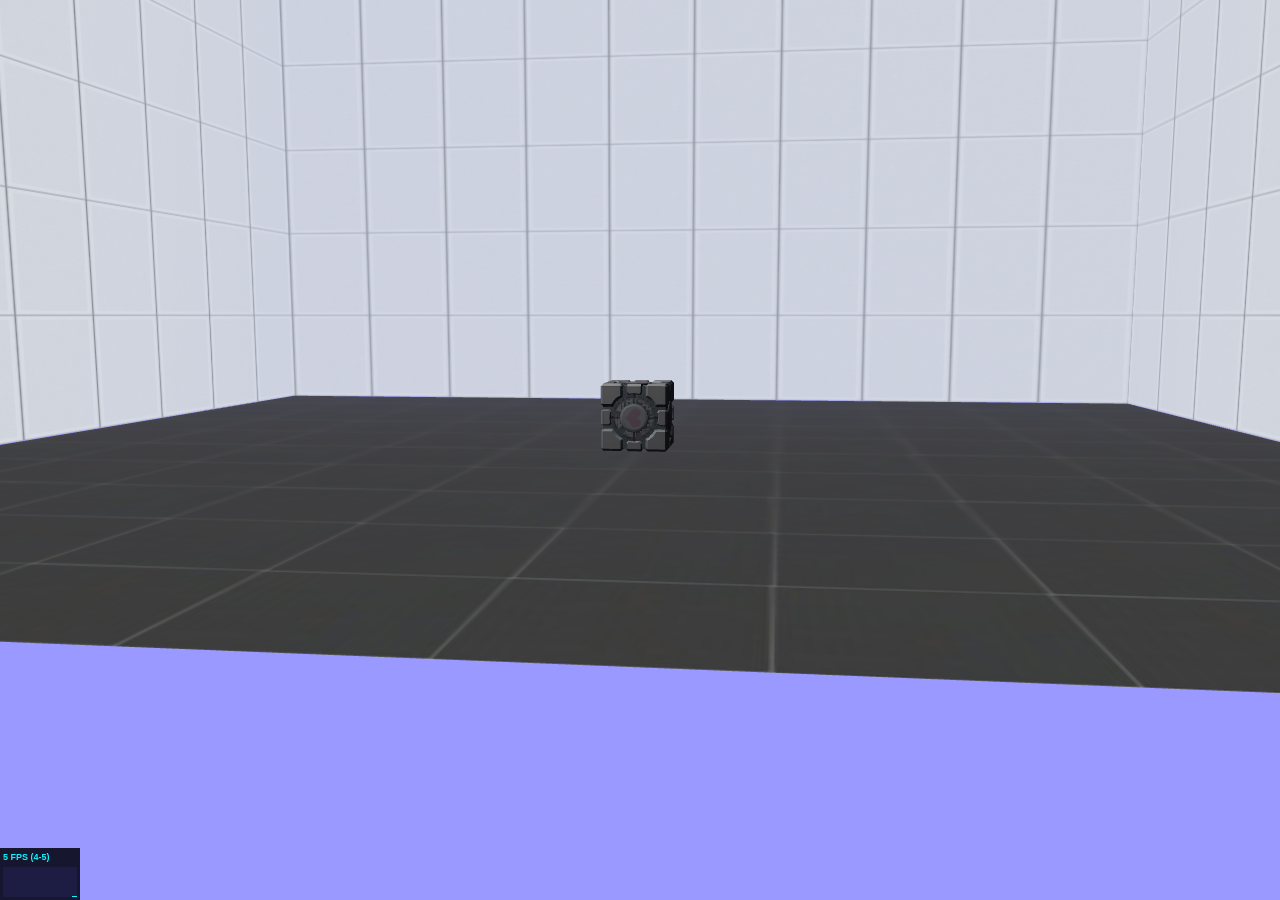
<file: html5canvas/index.html>
<html>
	<head>
		<title>My first Three.js app</title>
		<style>canvas { width: 100%; height: 100% }</style>
	</head>
	<body>

<script src="js/Three.js"></script>
<script src="js/Detector.js"></script>
<script src="js/Stats.js"></script>
<script src="js/OrbitControls.js"></script>
<script src="js/THREEx.KeyboardState.js"></script>
<script src="js/THREEx.FullScreen.js"></script>
<script src="js/THREEx.WindowResize.js"></script>



<div id="ThreeJS" style="position: absolute; left:0px; top:0px"></div>


<script>
/*
	Three.js "tutorials by example"
	Author: Lee Stemkoski
	Date: July 2013 (three.js v59dev)
*/

// MAIN

// standard global variables
var container, scene, camera, renderer, controls, stats;
var keyboard = new THREEx.KeyboardState();
var clock = new THREE.Clock();

// custom global variables
var android;

init();
animate();

// FUNCTIONS 		
function init() 
{
	// SCENE
	scene = new THREE.Scene();
	// CAMERA
	var SCREEN_WIDTH = window.innerWidth, SCREEN_HEIGHT = window.innerHeight;
	var VIEW_ANGLE = 45, ASPECT = SCREEN_WIDTH / SCREEN_HEIGHT, NEAR = 0.1, FAR = 20000;
	camera = new THREE.PerspectiveCamera( VIEW_ANGLE, ASPECT, NEAR, FAR);
	scene.add(camera);
	camera.position.set(100,150,800);
	camera.position.y = 100;
	camera.lookAt(scene.position);	
	// RENDERER
	if ( Detector.webgl )
		renderer = new THREE.WebGLRenderer( {antialias:true} );
	else
		renderer = new THREE.CanvasRenderer(); 
	renderer.setSize(SCREEN_WIDTH, SCREEN_HEIGHT);
	container = document.getElementById( 'ThreeJS' );
	container.appendChild( renderer.domElement );
	// EVENTS
	THREEx.WindowResize(renderer, camera);
	THREEx.FullScreen.bindKey({ charCode : 'm'.charCodeAt(0) });
	// CONTROLS
	controls = new THREE.OrbitControls( camera, renderer.domElement );
	// STATS
	stats = new Stats();
	stats.domElement.style.position = 'absolute';
	stats.domElement.style.bottom = '0px';
	stats.domElement.style.zIndex = 100;
	container.appendChild( stats.domElement );
	// LIGHT
	var light = new THREE.PointLight(0xffffff);
	light.position.set(-100,200,100);
	scene.add(light);
	// FLOOR
	var floorTexture = new THREE.ImageUtils.loadTexture( 'textures/floor2.jpg' );
	floorTexture.wrapS = floorTexture.wrapT = THREE.RepeatWrapping; 
	floorTexture.repeat.set( 5, 5 );
	var floorMaterial = new THREE.MeshBasicMaterial( { map: floorTexture, side: THREE.DoubleSide } );
	var floorGeometry = new THREE.PlaneGeometry(1000, 1000, 10, 10);
	var floor = new THREE.Mesh(floorGeometry, floorMaterial);
	floor.position.y = -0.5;
	floor.rotation.x = Math.PI / 2;
	scene.add(floor);
	
	var material = new THREE.MeshBasicMaterial( { color: 0xdfdfdf, shading: THREE.FlatShading } );
	// WALL
	var wallTexture = new THREE.ImageUtils.loadTexture( 'textures/wall2.jpg' );
	wallTexture.wrapS = wallTexture.wrapT = THREE.RepeatWrapping; 
	wallTexture.repeat.set( 5, 5);
	var wallMaterial = new THREE.MeshBasicMaterial( { map: wallTexture, side: THREE.DoubleSide } );
	var wallGeometry = new THREE.PlaneGeometry(1000, 500, 10, 10);
	var wall = new THREE.Mesh(wallGeometry, wallMaterial);
	wall.position.z = -500;
	wall.position.y = 250;
	wall.rotation.x = 0;
	wall.doubleSided = true;
	scene.add(wall);

	
	// WALL -left
	var wallTexture = new THREE.ImageUtils.loadTexture( 'textures/wall2.jpg' );
	wallTexture.wrapS = wallTexture.wrapT = THREE.RepeatWrapping; 
	wallTexture.repeat.set( 5, 5 );
	var wallMaterial = new THREE.MeshBasicMaterial( { map: wallTexture, side: THREE.DoubleSide } );
	var wallGeometry = new THREE.PlaneGeometry(1000, 500, 10, 10);
	var wall = new THREE.Mesh(wallGeometry, wallMaterial);
	wall.position.x = -500;
	wall.position.y = 250;
	wall.rotation.y = Math.PI / 2;
	wall.doubleSided = true;
	scene.add(wall);
	
	// WALL -right
	var wallTexture = new THREE.ImageUtils.loadTexture( 'textures/wall2.jpg' );
	wallTexture.wrapS = wallTexture.wrapT = THREE.RepeatWrapping; 
	wallTexture.repeat.set( 5, 5 );
	var wallMaterial = new THREE.MeshBasicMaterial( { map: wallTexture, side: THREE.DoubleSide } );
	var wallGeometry = new THREE.PlaneGeometry(1000, 500, 10, 10);
	var wall = new THREE.Mesh(wallGeometry, wallMaterial);
	wall.position.x = 500;
	wall.position.y = 250;
	wall.rotation.y = Math.PI / 2;
	wall.doubleSided = true;
	scene.add(wall);
	

	
	// SKYBOX/FOG
	var skyBoxGeometry = new THREE.CubeGeometry( 10000, 10000, 10000 );
	var skyBoxMaterial = new THREE.MeshBasicMaterial( { color: 0x9999ff, side: THREE.BackSide } );
	var skyBox = new THREE.Mesh( skyBoxGeometry, skyBoxMaterial );
	scene.add(skyBox);
	scene.fog = new THREE.FogExp2( 0x9999ff, 0.00025 );
	
	////////////
	// CUSTOM //
	////////////
	
	// Note: if imported model appears too dark,
	//   add an ambient light in this file
	//   and increase values in model's exported .js file
	//    to e.g. "colorAmbient" : [0.75, 0.75, 0.75]
	var jsonLoader = new THREE.JSONLoader();
	jsonLoader.load( "models/cube.js", addModelToScene );
	// addModelToScene function is called back after model has loaded
	
	scene.add( new THREE.AmbientLight( 0x111111 ) );
	
}

function addModelToScene( geometry, materials ) 
{
	var material = new THREE.MeshFaceMaterial( materials );
	cube = new THREE.Mesh( geometry, material );
	cube.scale.set(10,10,10);
	cube.position.y = 18;
	scene.add( cube );
}

function animate() 
{
    requestAnimationFrame( animate );
	render();		
	update();
}

function update()
{
	if ( keyboard.pressed("z") ) 
	{ 
		// do something
	}
	
	controls.update();
	stats.update();
}

function render() 
{
	renderer.render( scene, camera );
}

</script>
	</body>
</html>
</file>
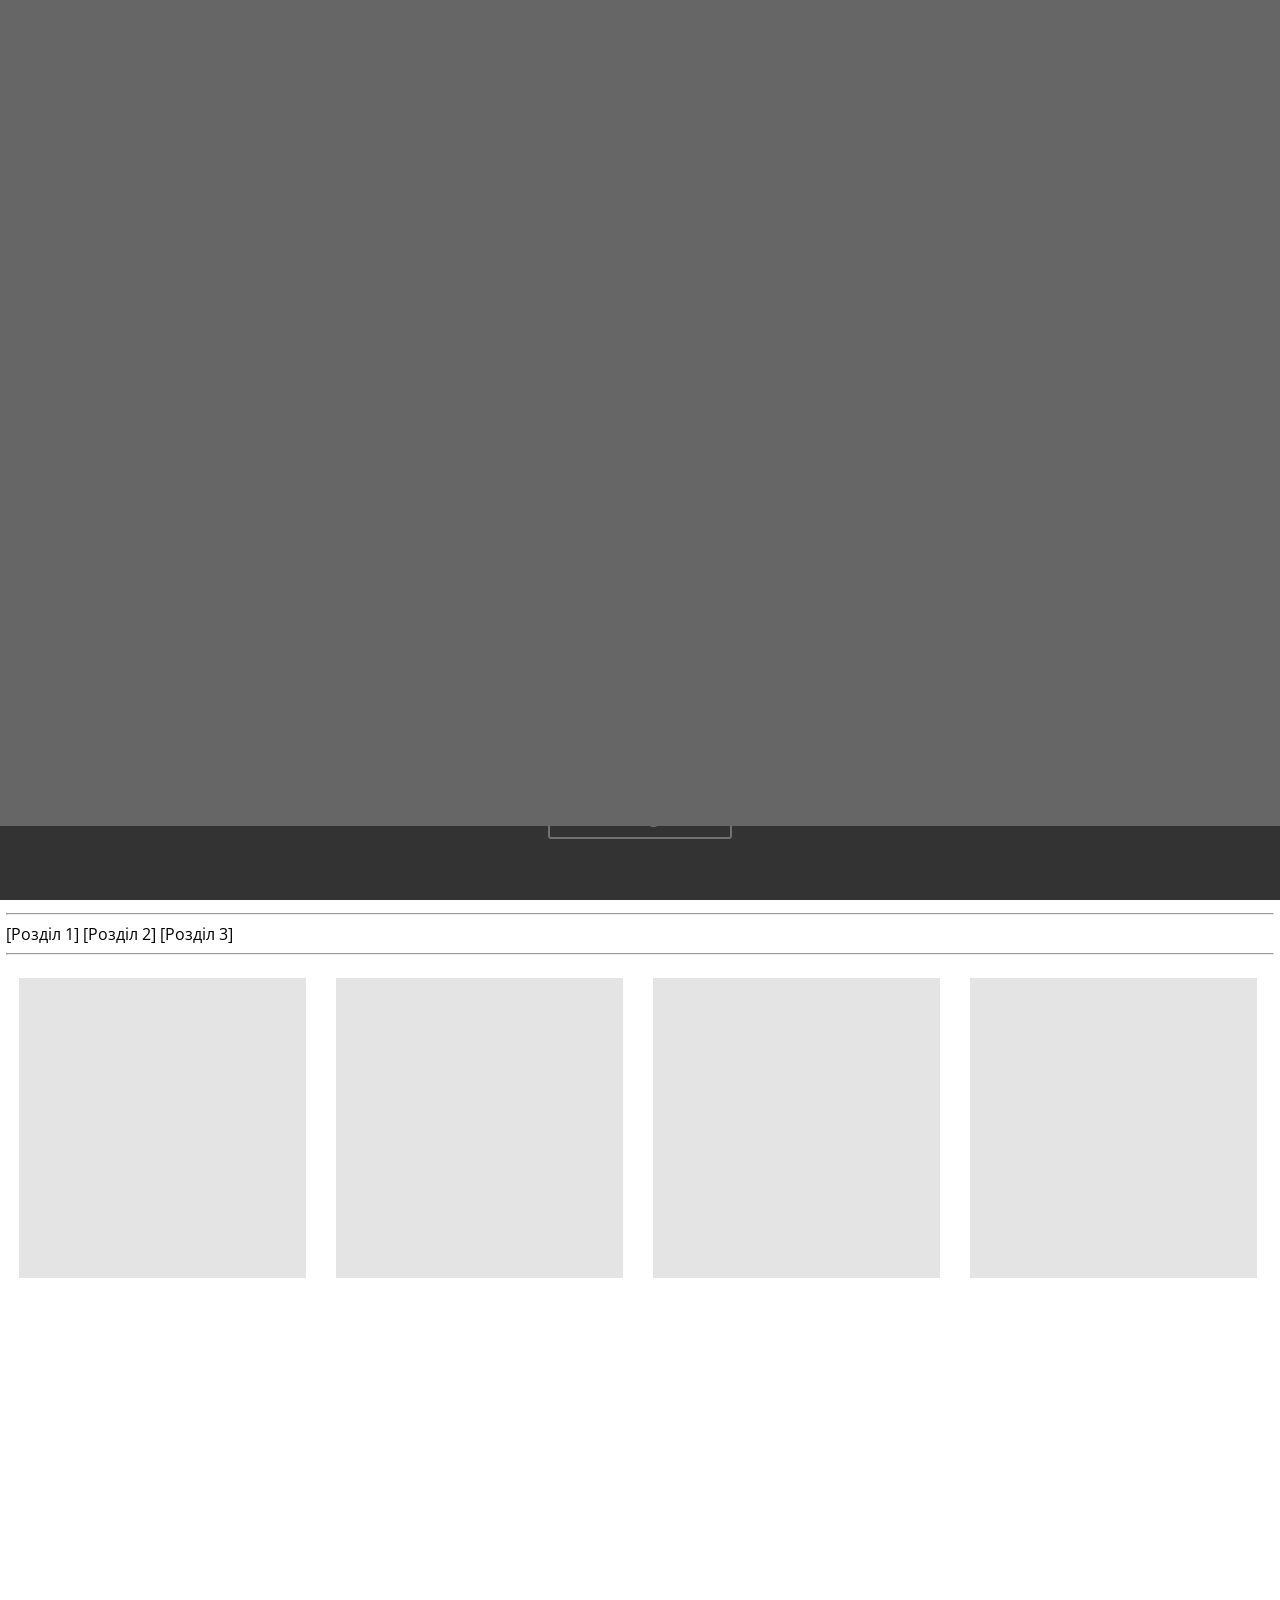
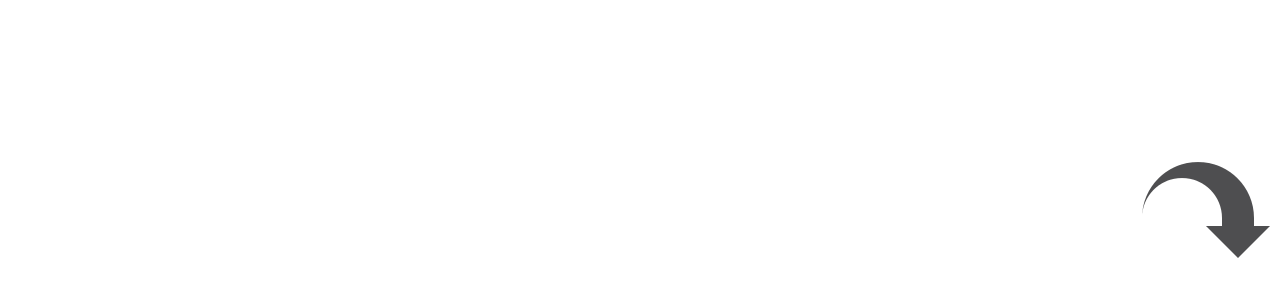
<file: old/index.html>
<!DOCTYPE html>
<html lang="en">
<head>
<title>Vergil Sparda - Designer & Front-End Developer</title>
<meta charset="utf-8"/>
<meta name="viewport" content="width=device-width, initial-scale=1"/>
<link rel="stylesheet" type="text/css" href="http://fonts.googleapis.com/css?family=Josefin+Sans|Open+Sans:300">
<link rel="stylesheet" href="resources/css/main.css">
<script type="text/javascript" src="resources/js/jquery.js"></script>
<script type="text/javascript" src="resources/js/prefixfree.js"></script>
</head>
<body>
<section class="sep loader">

<div id="loader">
  <div class="shadow"></div>
  <div id="portalcube">
    <div class="squares">
      <div class="box"></div>
      <ul>
        <li></li>
        <li></li>
        <li></li>
        <li></li>
      </ul>
    </div>
    <div class="circle">
      <div class="heart"></div>
    </div>
  </div>
</div>
</section>
<section class="sep home">
	<div class="content">
		<div class="top-right">
			<div class="xcube" onclick="window.open('/html5canvas/')" >
				<div class="xcircle xouter">
				<div class="xline xv"></div>
				<div class="xline xh"></div> 
				<div class="xcircle xinner">
				<div class="xheart"></div> 
				</div></div>
				<div class="xrectangle xv"></div>
				<div class="xrectangle xh"></div>
				<div class="xsquare xtl"></div>
				<div class="xsquare xtr"></div>
				<div class="xsquare xbl"></div>
				<div class="xsquare xbr"></div>
			</div>
		</div>
		<div class="on-middle-screen">
			<div class="logo-spark"></div>
			Hey, I'm <b>Vergil Sparda</b><br>
			Welcome on MySpark!
			<div class="main-description">How about a magic trick?</div>
		</div>
		
		<div class="on-bottom-screen">
			<div class="resume-button" onclick="showMainSite()">Let's go!</div>
		</div>
	</div>
</section>


<style>
.column4{
	width:25%;
	display:inline-block;
	margin-left: -2px;
	margin-right: -2px;
}
.pic-block{
	margin: 15px;
	height: 300px;
	background-color: #e4e4e4;
}
</style>


<section class="sep s1">
	<div class="content">
		<div class="site-main">
			<div class="top-message"></div>
			<hr>
			<div>[Розділ 1] [Розділ 2] [Розділ 3]</div>
			<hr>
			<div class="site-content">
				<div class="column4">
					<div class="pic-block"></div>
				</div>
				<div class="column4">
					<div class="pic-block"></div>
				</div>
				<div class="column4">
					<div class="pic-block"></div>
				</div>
				<div class="column4">
					<div class="pic-block"></div>				
				</div>
			</div>
		</div>	
	</div>
	<div class="contact-me"></div>
</section>







<section class="sep info">
	<div class="content">
		<div class="on-middle-screen myself">
			<div class="my-ava"></div>
			<div class="info-title">A Little Bit About Myself</div>
			<div class="info-description">
				I am a 22 year old Designer & Front-End Developer based in Lviv.
				I specialise in user interface design for web & mobile.
				As I believe that details get lost on the way and I do most of my design work in the browser I am as passionate about front-end code as I am about design.
				Feel free to write me if you have any questions or projects coming up.
			</div>
			<div class="soc-holder">
				<div class="inlinear soc-button twitter-button">Twitter</div>
				<div class="inlinear soc-button mail-button">Email</div>
				<div class="inlinear soc-button fb-button">Facebook</div> 
			</div>
		</div>
		<div class="on-bottom-screen">

		</div>
	</div>
</section>
<script type="text/javascript" src="resources/js/script.js"></script>
<style>
body, html {
  background-color: #333333;
  background: radial-gradient(ellipse at center, #333333 0%,#2e2e2e 100%);
  width:100%;
  height:100%;
  margin: 0;
}

#portalcube {
  animation-timing-function:cubic-bezier(0.5,1,0.75,0);
  animation: bounce .7s infinite;
  
  position:absolute;
  left:50%;
  top:50%;
  margin-left:-35px;
  
}
#portalcube .circle {
  background-color: #cccccc;
  width: 30px;
  height: 30px;
  border: 3px solid #333333;
  border-radius: 30px;
  position: absolute;
  top: 50%;
  left: 50%;
  margin-top: -17px;
  margin-left: -18px;
  line-height: 35px;
  text-align: center;
  font-size: 20px;
  color: #333333;
  animation-timing-function:cubic-bezier(0,.5,.7,1);
  animation: circlebounce .7s infinite;
}
#portalcube .squares {
  position:absolute;
  left:50%;
  top:50%;
  animation-timing-function:cubic-bezier(1,1,1,1);
  animation: rotates .7s infinite;
  width:1px;
  height:1px;
  background-color: #000;
}

#portalcube .box {
  background-color: #cccccc;
  width: 56px;
  height: 56px;
  position: absolute;
  top: 50%;
  left: 50%;
  margin-left:-28px;
  margin-top:-28px;
}
#portalcube ul {
  list-style: none;
  margin: 0;
  padding: 0;
}
#portalcube ul li {
  position: absolute;
  left: 50%;
  top: 50%;
  width: 29px;
  height: 29px;
  background-color: #cccccc;
  border-radius: 7px;
  border: 2px solid #333333;
}
#portalcube ul li:nth-child(4n + 1) {
  margin-top: -35px;
  margin-left: -35px;
}
#portalcube ul li:nth-child(4n + 2) {
  margin-top: -35px;
  margin-left: 1px;
}
#portalcube ul li:nth-child(4n + 3) {
  margin-top: 1px;
  margin-left: 1px;
}
#portalcube ul li:nth-child(4n + 4) {
  margin-top: 1px;
  margin-left: -35px;
}

#loader {
  position:absolute;
  width:90px;
  height:90px;
  left:50%;
  top:50%;x
}

.shadow {
  width: 90px;
  height: 1px;
  background-color: rgba(0,0,0,.3);
  position:absolute;
  left:50%;
  top:50%;
  margin-left:-77px;
  margin-top:-10px;
  box-shadow:0 0 5px rgba(0,0,0,1);
  transform:scale(.7);
  animation-timing-function:cubic-bezier(0,0,.1,1);
  animation:shadowresize .7s infinite;
}

#heart {
  position: relative;
  width: 50px;
  height: 45px;
}
.heart:before,
.heart:after {
  position: absolute;
  content: "";
  left: 15px;
  top: 8px;
  width: 9px;
  height: 15px;
  background: #cc0000;
  border-radius: 50px 50px 0 0;
  transform: rotate(-45deg);
  transform-origin: 0 100%;
}
.heart:after {
  left: 7px;
  transform: rotate(45deg);
  transform-origin :100% 100%;
}
@keyframes rotates {
  from {transform: rotate(0deg);}
  to {transform: rotate(90deg);}
}
@keyframes bounce {
  0% {margin-top:-45px;}
  50% {margin-top:-55px;}
  100% {margin-top:-45px;}
}
@keyframes circlebounce {
  0% {margin-top:-17px;}
  50% {margin-top:-23px;}
  100% {margin-top:-17px;}
}
@keyframes shadowresize {
  0% {transform:scale(.6);}
  30% {transform:scale(.2);}
  100% {transform:scale(.6);}
}
</style>
</body>
</html>
</file>
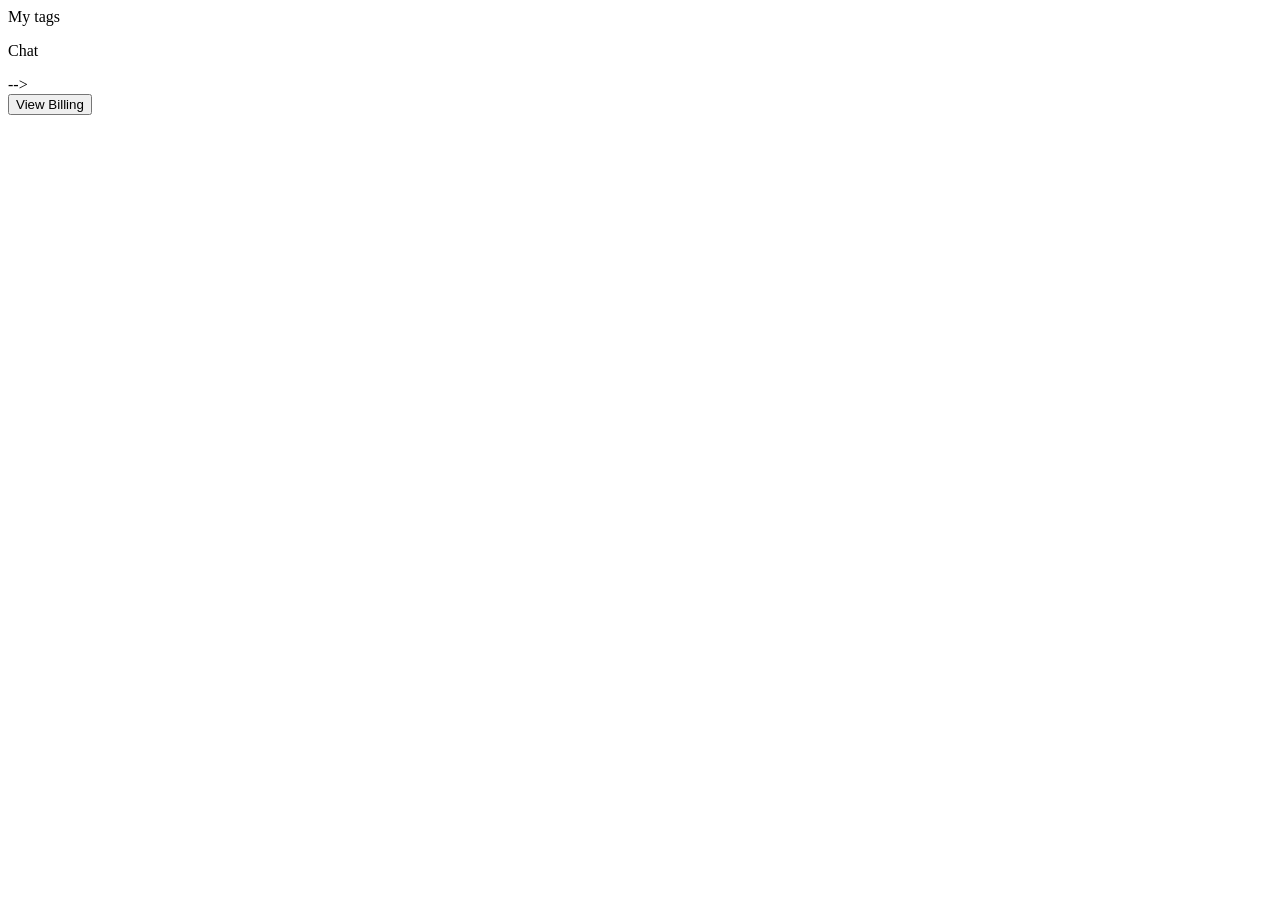
<file: work-panel.html>
<!-- <div class="work-panel visible-xs">
   <div class="work-panel-button">
      <div class="button-content none-right-border">
         <div class="inside-this-icon-is-centered">
            <div class="something-else-semantic">
               <i class="icon-list icon-large liner-10 color-white" ></i>
               <p class="button-sign">List</p>
            </div>
         </div>
      </div>
   </div>
   <div class="work-panel-button">
      <div class="button-content none-right-border">
         <div class="inside-this-icon-is-centered">
            <div class="something-else-semantic">
               <i class="icon-compass icon-large liner-10 color-white" ></i>
               <p class="button-sign">Places</p>
            </div>
         </div>
      </div>
   </div>
   <div class="work-panel-button middle-holder">
      <div class="button-content middle-button">
         <div class="inside-this-icon-is-centered">
            <div class="something-else-semantic">
               <p></p>
               <i class="icon-map-marker icon-3x liner-10 color-white" ></i>
               <!--p class="button-sign-middle">I'm</p-->
            </div>
         </div>
      </div>
   </div>
   <div class="work-panel-button">
      <div class="button-content none-left-border">
         <div class="inside-this-icon-is-centered">
            <div class="something-else-semantic">
               <i class="icon-tags icon-large liner-10 color-white" ></i>
               <p class="button-sign">My tags</p>
            </div>
         </div>
      </div>
   </div>
   <div class="work-panel-button">
      <div class="button-content none-left-border">
         <div class="inside-this-icon-is-centered">
            <div class="something-else-semantic">
               <i class="icon-comments-alt icon-large liner-10 color-white" ></i>
               <p class="button-sign">Chat</p>
            </div>
         </div>
      </div>
   </div>
 
</div> -->

<html>
<head>

  
<script src="https://static.accountdock.com/app.min.js"></script>


</head>
<body>


<div>
<button id="billing">View Billing</button>
</div>
<script type="text/javascript">
  var handler = AccountDock.configure({
    key: 'ad_acco_kxibqza4h89urjwn',
    customer: 'cus_Bw5pTNh6Ua2ATt'
  });
  document.addEventListener('DOMContentLoaded', function(event) {
    document.querySelector('#billing').addEventListener('click', function(event) {
      event.preventDefault();
      handler.open();
    }, false);
  });
</script>
</body>
</html>
</file>
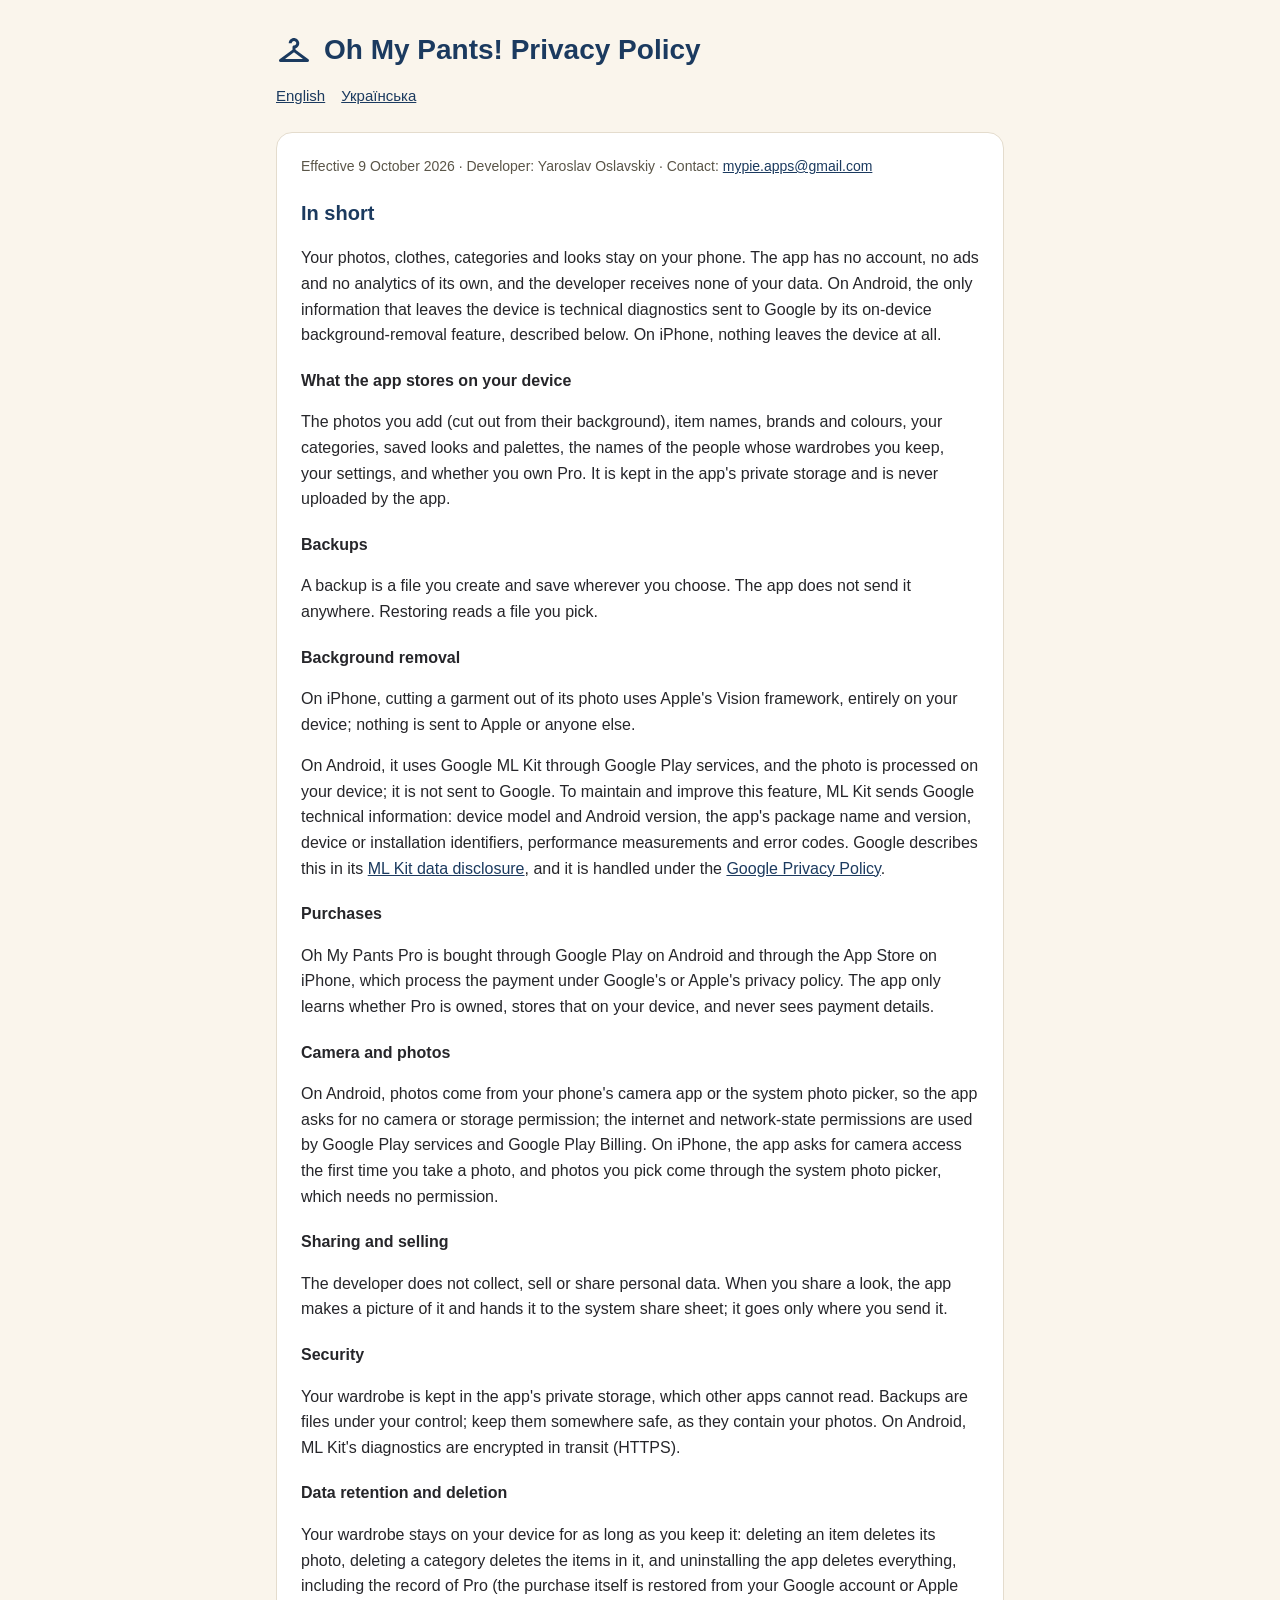
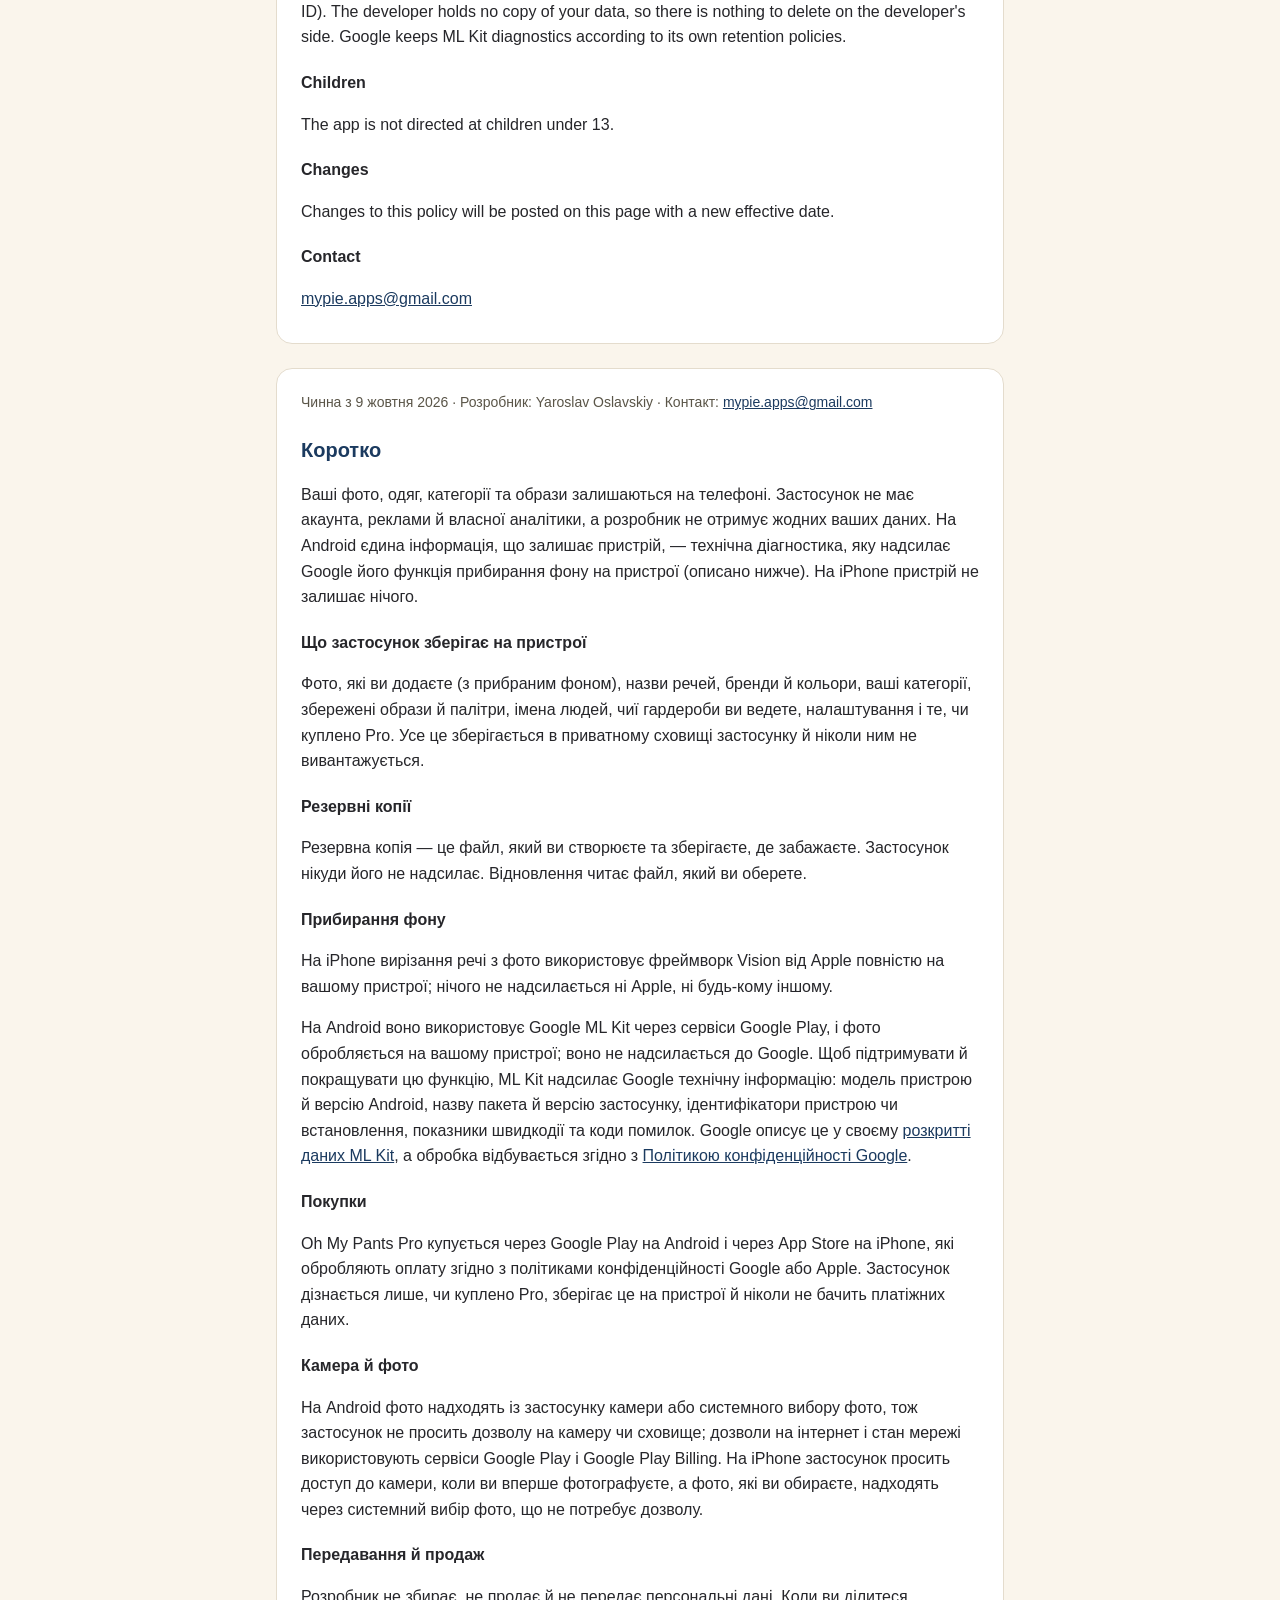
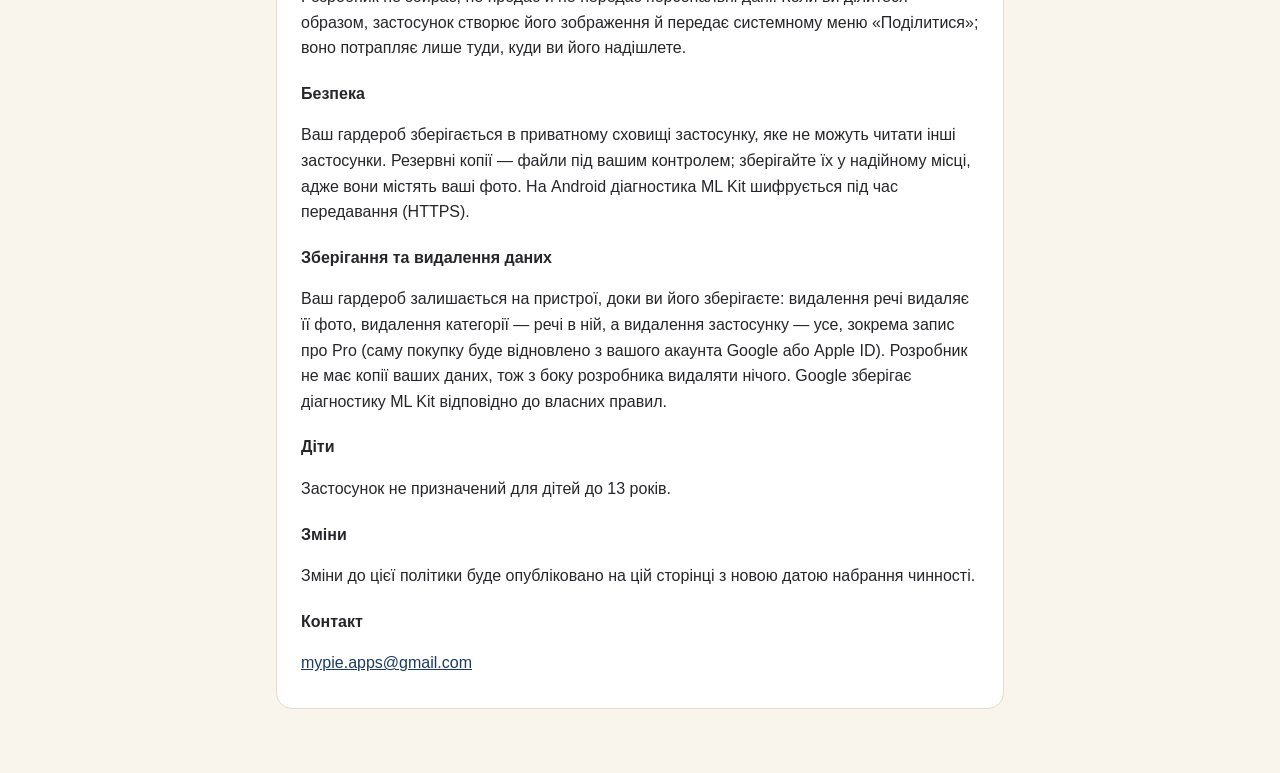
<file: oh-my-pants/privacy.html>
<!doctype html>
<html lang="en">
<head>
<meta charset="utf-8">
<meta name="viewport" content="width=device-width, initial-scale=1">
<title>Oh My Pants! Privacy Policy</title>
<meta name="description" content="Privacy policy for the Oh My Pants! wardrobe app for iPhone and Android.">
<style>
  :root { --bg: #FAF5EC; --card: #FFFFFF; --ink: #26262A; --muted: #5A5548; --accent: #1B3A5F; --line: #E4DCCD; }
  @media (prefers-color-scheme: dark) {
    :root { --bg: #14161A; --card: #1C1F24; --ink: #E8E6E1; --muted: #C4C0B8; --accent: #A8C6E8; --line: #33373E; }
  }
  * { box-sizing: border-box; }
  body { margin: 0; background: var(--bg); color: var(--ink);
         font: 16px/1.6 -apple-system, BlinkMacSystemFont, "Segoe UI", Roboto, Arial, sans-serif; }
  main { max-width: 760px; margin: 0 auto; padding: 32px 16px 64px; }
  header { display: flex; align-items: center; gap: 12px; }
  header svg { width: 36px; height: 36px; fill: var(--accent); flex: none; }
  h1 { font-size: 28px; line-height: 1.2; margin: 0; color: var(--accent); }
  nav { margin: 16px 0 8px; font-size: 15px; }
  nav a { color: var(--accent); margin-right: 16px; }
  section { background: var(--card); border: 1px solid var(--line); border-radius: 16px; padding: 8px 24px 16px; margin-top: 24px; }
  h2 { font-size: 20px; color: var(--accent); margin: 20px 0 8px; }
  h3 { font-size: 16px; margin: 20px 0 4px; }
  p, li { color: var(--ink); }
  .meta { color: var(--muted); font-size: 14px; }
  a { color: var(--accent); }
</style>
</head>
<body>
<main>
  <header>
    <svg viewBox="0 0 24 24" aria-hidden="true"><path d="M21.6,18.2 L13,11.75 v-0.91 c1.65,-0.49 2.8,-2.17 2.43,-4.05 c-0.26,-1.31 -1.3,-2.4 -2.61,-2.7 C10.54,3.57 8.5,5.3 8.5,7.5 h2 C10.5,6.67 11.17,6 12,6 s1.5,0.67 1.5,1.5 c0,0.84 -0.69,1.52 -1.53,1.5 C11.43,8.99 11,9.45 11,9.99 v1.76 L2.4,18.2 C1.63,18.78 2.04,20 3,20 h9 h9 C21.96,20 22.37,18.78 21.6,18.2 Z M6,18 l6,-4.5 l6,4.5 H6 Z"/></svg>
    <h1>Oh My Pants! Privacy Policy</h1>
  </header>
  <nav><a href="#en">English</a><a href="#uk">Українська</a></nav>

  <section id="en" lang="en">
    <p class="meta">Effective 9 October 2026 · Developer: Yaroslav Oslavskiy · Contact: <a href="mailto:mypie.apps@gmail.com">mypie.apps@gmail.com</a></p>

    <h2>In short</h2>
    <p>Your photos, clothes, categories and looks stay on your phone. The app has no account, no ads and no analytics of its own, and the developer receives none of your data. On Android, the only information that leaves the device is technical diagnostics sent to Google by its on-device background-removal feature, described below. On iPhone, nothing leaves the device at all.</p>

    <h3>What the app stores on your device</h3>
    <p>The photos you add (cut out from their background), item names, brands and colours, your categories, saved looks and palettes, the names of the people whose wardrobes you keep, your settings, and whether you own Pro. It is kept in the app's private storage and is never uploaded by the app.</p>

    <h3>Backups</h3>
    <p>A backup is a file you create and save wherever you choose. The app does not send it anywhere. Restoring reads a file you pick.</p>

    <h3>Background removal</h3>
    <p>On iPhone, cutting a garment out of its photo uses Apple's Vision framework, entirely on your device; nothing is sent to Apple or anyone else.</p>
    <p>On Android, it uses Google ML Kit through Google Play services, and the photo is processed on your device; it is not sent to Google. To maintain and improve this feature, ML Kit sends Google technical information: device model and Android version, the app's package name and version, device or installation identifiers, performance measurements and error codes. Google describes this in its <a href="https://developers.google.com/ml-kit/android-data-disclosure">ML Kit data disclosure</a>, and it is handled under the <a href="https://policies.google.com/privacy">Google Privacy Policy</a>.</p>

    <h3>Purchases</h3>
    <p>Oh My Pants Pro is bought through Google Play on Android and through the App Store on iPhone, which process the payment under Google's or Apple's privacy policy. The app only learns whether Pro is owned, stores that on your device, and never sees payment details.</p>

    <h3>Camera and photos</h3>
    <p>On Android, photos come from your phone's camera app or the system photo picker, so the app asks for no camera or storage permission; the internet and network-state permissions are used by Google Play services and Google Play Billing. On iPhone, the app asks for camera access the first time you take a photo, and photos you pick come through the system photo picker, which needs no permission.</p>

    <h3>Sharing and selling</h3>
    <p>The developer does not collect, sell or share personal data. When you share a look, the app makes a picture of it and hands it to the system share sheet; it goes only where you send it.</p>

    <h3>Security</h3>
    <p>Your wardrobe is kept in the app's private storage, which other apps cannot read. Backups are files under your control; keep them somewhere safe, as they contain your photos. On Android, ML Kit's diagnostics are encrypted in transit (HTTPS).</p>

    <h3>Data retention and deletion</h3>
    <p>Your wardrobe stays on your device for as long as you keep it: deleting an item deletes its photo, deleting a category deletes the items in it, and uninstalling the app deletes everything, including the record of Pro (the purchase itself is restored from your Google account or Apple ID). The developer holds no copy of your data, so there is nothing to delete on the developer's side. Google keeps ML Kit diagnostics according to its own retention policies.</p>

    <h3>Children</h3>
    <p>The app is not directed at children under 13.</p>

    <h3>Changes</h3>
    <p>Changes to this policy will be posted on this page with a new effective date.</p>

    <h3>Contact</h3>
    <p><a href="mailto:mypie.apps@gmail.com">mypie.apps@gmail.com</a></p>
  </section>

  <section id="uk" lang="uk">
    <p class="meta">Чинна з 9 жовтня 2026 · Розробник: Yaroslav Oslavskiy · Контакт: <a href="mailto:mypie.apps@gmail.com">mypie.apps@gmail.com</a></p>

    <h2>Коротко</h2>
    <p>Ваші фото, одяг, категорії та образи залишаються на телефоні. Застосунок не має акаунта, реклами й власної аналітики, а розробник не отримує жодних ваших даних. На Android єдина інформація, що залишає пристрій, — технічна діагностика, яку надсилає Google його функція прибирання фону на пристрої (описано нижче). На iPhone пристрій не залишає нічого.</p>

    <h3>Що застосунок зберігає на пристрої</h3>
    <p>Фото, які ви додаєте (з прибраним фоном), назви речей, бренди й кольори, ваші категорії, збережені образи й палітри, імена людей, чиї гардероби ви ведете, налаштування і те, чи куплено Pro. Усе це зберігається в приватному сховищі застосунку й ніколи ним не вивантажується.</p>

    <h3>Резервні копії</h3>
    <p>Резервна копія — це файл, який ви створюєте та зберігаєте, де забажаєте. Застосунок нікуди його не надсилає. Відновлення читає файл, який ви оберете.</p>

    <h3>Прибирання фону</h3>
    <p>На iPhone вирізання речі з фото використовує фреймворк Vision від Apple повністю на вашому пристрої; нічого не надсилається ні Apple, ні будь-кому іншому.</p>
    <p>На Android воно використовує Google ML Kit через сервіси Google Play, і фото обробляється на вашому пристрої; воно не надсилається до Google. Щоб підтримувати й покращувати цю функцію, ML Kit надсилає Google технічну інформацію: модель пристрою й версію Android, назву пакета й версію застосунку, ідентифікатори пристрою чи встановлення, показники швидкодії та коди помилок. Google описує це у своєму <a href="https://developers.google.com/ml-kit/android-data-disclosure">розкритті даних ML Kit</a>, а обробка відбувається згідно з <a href="https://policies.google.com/privacy">Політикою конфіденційності Google</a>.</p>

    <h3>Покупки</h3>
    <p>Oh My Pants Pro купується через Google Play на Android і через App Store на iPhone, які обробляють оплату згідно з політиками конфіденційності Google або Apple. Застосунок дізнається лише, чи куплено Pro, зберігає це на пристрої й ніколи не бачить платіжних даних.</p>

    <h3>Камера й фото</h3>
    <p>На Android фото надходять із застосунку камери або системного вибору фото, тож застосунок не просить дозволу на камеру чи сховище; дозволи на інтернет і стан мережі використовують сервіси Google Play і Google Play Billing. На iPhone застосунок просить доступ до камери, коли ви вперше фотографуєте, а фото, які ви обираєте, надходять через системний вибір фото, що не потребує дозволу.</p>

    <h3>Передавання й продаж</h3>
    <p>Розробник не збирає, не продає й не передає персональні дані. Коли ви ділитеся образом, застосунок створює його зображення й передає системному меню «Поділитися»; воно потрапляє лише туди, куди ви його надішлете.</p>

    <h3>Безпека</h3>
    <p>Ваш гардероб зберігається в приватному сховищі застосунку, яке не можуть читати інші застосунки. Резервні копії — файли під вашим контролем; зберігайте їх у надійному місці, адже вони містять ваші фото. На Android діагностика ML Kit шифрується під час передавання (HTTPS).</p>

    <h3>Зберігання та видалення даних</h3>
    <p>Ваш гардероб залишається на пристрої, доки ви його зберігаєте: видалення речі видаляє її фото, видалення категорії — речі в ній, а видалення застосунку — усе, зокрема запис про Pro (саму покупку буде відновлено з вашого акаунта Google або Apple ID). Розробник не має копії ваших даних, тож з боку розробника видаляти нічого. Google зберігає діагностику ML Kit відповідно до власних правил.</p>

    <h3>Діти</h3>
    <p>Застосунок не призначений для дітей до 13 років.</p>

    <h3>Зміни</h3>
    <p>Зміни до цієї політики буде опубліковано на цій сторінці з новою датою набрання чинності.</p>

    <h3>Контакт</h3>
    <p><a href="mailto:mypie.apps@gmail.com">mypie.apps@gmail.com</a></p>
  </section>
</main>
</body>
</html>
</file>
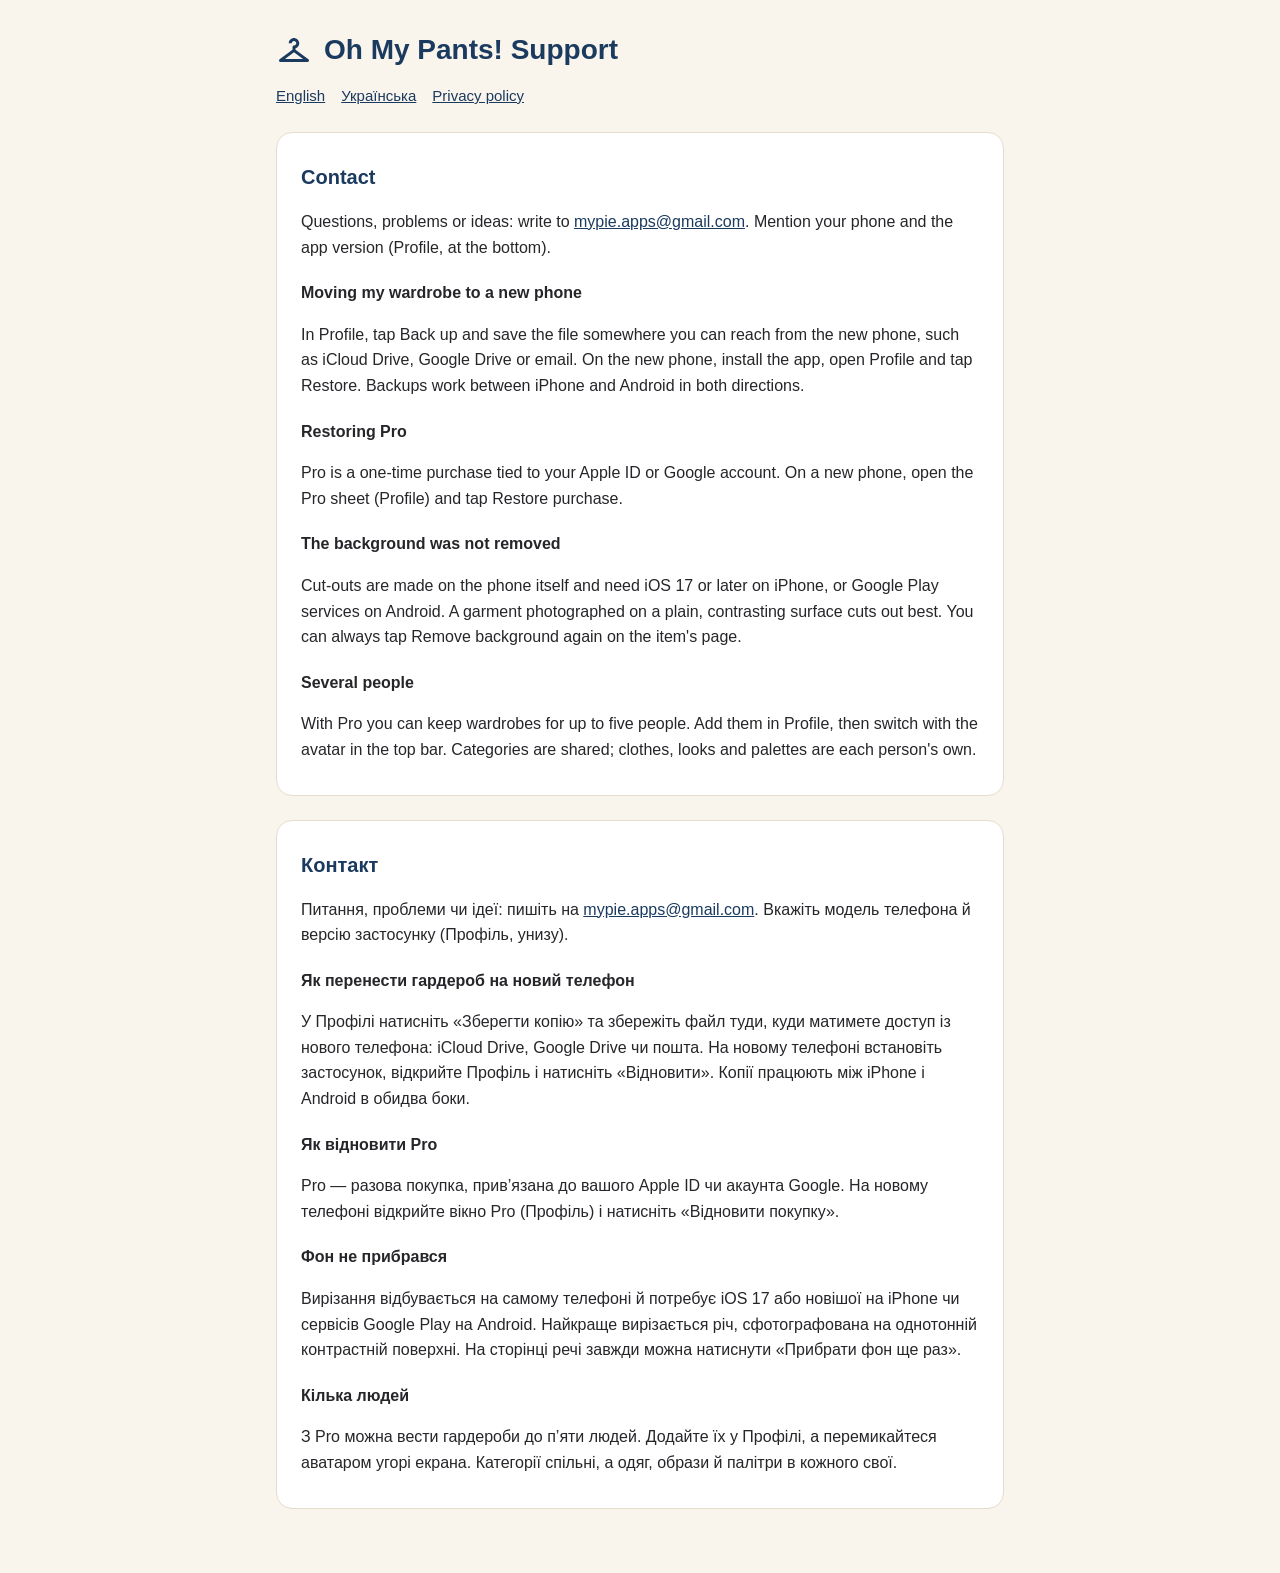
<file: oh-my-pants/support.html>
<!doctype html>
<html lang="en">
<head>
<meta charset="utf-8">
<meta name="viewport" content="width=device-width, initial-scale=1">
<title>Oh My Pants! Support</title>
<meta name="description" content="Help and contact for the Oh My Pants! wardrobe app.">
<style>
  :root { --bg: #FAF5EC; --card: #FFFFFF; --ink: #26262A; --muted: #5A5548; --accent: #1B3A5F; --line: #E4DCCD; }
  @media (prefers-color-scheme: dark) {
    :root { --bg: #14161A; --card: #1C1F24; --ink: #E8E6E1; --muted: #C4C0B8; --accent: #A8C6E8; --line: #33373E; }
  }
  * { box-sizing: border-box; }
  body { margin: 0; background: var(--bg); color: var(--ink);
         font: 16px/1.6 -apple-system, BlinkMacSystemFont, "Segoe UI", Roboto, Arial, sans-serif; }
  main { max-width: 760px; margin: 0 auto; padding: 32px 16px 64px; }
  header { display: flex; align-items: center; gap: 12px; }
  header svg { width: 36px; height: 36px; fill: var(--accent); flex: none; }
  h1 { font-size: 28px; line-height: 1.2; margin: 0; color: var(--accent); }
  nav { margin: 16px 0 8px; font-size: 15px; }
  nav a { color: var(--accent); margin-right: 16px; }
  section { background: var(--card); border: 1px solid var(--line); border-radius: 16px; padding: 8px 24px 16px; margin-top: 24px; }
  h2 { font-size: 20px; color: var(--accent); margin: 20px 0 8px; }
  h3 { font-size: 16px; margin: 20px 0 4px; }
  p, li { color: var(--ink); }
  .meta { color: var(--muted); font-size: 14px; }
  a { color: var(--accent); }
</style>
</head>
<body>
<main>
  <header>
    <svg viewBox="0 0 24 24" aria-hidden="true"><path d="M21.6,18.2 L13,11.75 v-0.91 c1.65,-0.49 2.8,-2.17 2.43,-4.05 c-0.26,-1.31 -1.3,-2.4 -2.61,-2.7 C10.54,3.57 8.5,5.3 8.5,7.5 h2 C10.5,6.67 11.17,6 12,6 s1.5,0.67 1.5,1.5 c0,0.84 -0.69,1.52 -1.53,1.5 C11.43,8.99 11,9.45 11,9.99 v1.76 L2.4,18.2 C1.63,18.78 2.04,20 3,20 h9 h9 C21.96,20 22.37,18.78 21.6,18.2 Z M6,18 l6,-4.5 l6,4.5 H6 Z"/></svg>
    <h1>Oh My Pants! Support</h1>
  </header>
  <nav><a href="#en">English</a><a href="#uk">Українська</a><a href="privacy.html">Privacy policy</a></nav>

  <section id="en" lang="en">
    <h2>Contact</h2>
    <p>Questions, problems or ideas: write to <a href="mailto:mypie.apps@gmail.com">mypie.apps@gmail.com</a>. Mention your phone and the app version (Profile, at the bottom).</p>

    <h3>Moving my wardrobe to a new phone</h3>
    <p>In Profile, tap Back up and save the file somewhere you can reach from the new phone, such as iCloud Drive, Google Drive or email. On the new phone, install the app, open Profile and tap Restore. Backups work between iPhone and Android in both directions.</p>

    <h3>Restoring Pro</h3>
    <p>Pro is a one-time purchase tied to your Apple ID or Google account. On a new phone, open the Pro sheet (Profile) and tap Restore purchase.</p>

    <h3>The background was not removed</h3>
    <p>Cut-outs are made on the phone itself and need iOS 17 or later on iPhone, or Google Play services on Android. A garment photographed on a plain, contrasting surface cuts out best. You can always tap Remove background again on the item's page.</p>

    <h3>Several people</h3>
    <p>With Pro you can keep wardrobes for up to five people. Add them in Profile, then switch with the avatar in the top bar. Categories are shared; clothes, looks and palettes are each person's own.</p>
  </section>

  <section id="uk" lang="uk">
    <h2>Контакт</h2>
    <p>Питання, проблеми чи ідеї: пишіть на <a href="mailto:mypie.apps@gmail.com">mypie.apps@gmail.com</a>. Вкажіть модель телефона й версію застосунку (Профіль, унизу).</p>

    <h3>Як перенести гардероб на новий телефон</h3>
    <p>У Профілі натисніть «Зберегти копію» та збережіть файл туди, куди матимете доступ із нового телефона: iCloud Drive, Google Drive чи пошта. На новому телефоні встановіть застосунок, відкрийте Профіль і натисніть «Відновити». Копії працюють між iPhone і Android в обидва боки.</p>

    <h3>Як відновити Pro</h3>
    <p>Pro — разова покупка, прив’язана до вашого Apple ID чи акаунта Google. На новому телефоні відкрийте вікно Pro (Профіль) і натисніть «Відновити покупку».</p>

    <h3>Фон не прибрався</h3>
    <p>Вирізання відбувається на самому телефоні й потребує iOS 17 або новішої на iPhone чи сервісів Google Play на Android. Найкраще вирізається річ, сфотографована на однотонній контрастній поверхні. На сторінці речі завжди можна натиснути «Прибрати фон ще раз».</p>

    <h3>Кілька людей</h3>
    <p>З Pro можна вести гардероби до п’яти людей. Додайте їх у Профілі, а перемикайтеся аватаром угорі екрана. Категорії спільні, а одяг, образи й палітри в кожного свої.</p>
  </section>
</main>
</body>
</html>
</file>
<file: old/resources/css/main.css>
html,body{
	margin:0;
}
body{
	font-family: 'Open Sans';
}
section.loader{
  background: #666;
  margin: 0 auto; 
  width: 100%; 
  height:100%;
  max-width: 1920px; 
  position: fixed; 
  z-index:100;
  margin: auto auto;
  color: #fff;
}
section.home{
  background: #333;
  margin: 0 auto; 
  width: 100%; 
  height:100%;
  max-width: 1920px; 
  position: fixed; 
  z-index:2;
  margin: auto auto;
  color: #fff;
}
section.info{
  /*background: red; */
  background: #333;
  height:100%;
  margin: 0 auto; 
  width: 100%; 
  max-width: 1920px; 
  position: fixed; 
  color: #fff;
}
section.s1{
  background: #fff;
  min-height:1000px; 
  width: 100%; 
  margin: 0 auto;
  margin-top:980px;
  margin-bottom:980px;
  max-width: 1920px; 
  position: absolute;
  z-index: 3;
}

section{
	height:100px;
}

.content{
	height: 96%; 
	width: 99%;
	margin:1% auto;
	position:relative;
}
.contact-me{
	position:relative;
	height:96px;
	width:128px;
	background-image: url(../img/arrow.png);
	background-size:contain;
	background-repeat: no-repeat;
	top: -124px;
	left: -10px;
	z-index: 4;
	float: right;
}
.top-right{
    position: absolute;
	top: 0; right: 0;
	text-align:center;
	margin:auto;
    width: 320px;
    height: 320px;
}
.on-middle-screen{
	text-align:center;
	font-size:30px;
    position: absolute;
    top: 0; right: 0; bottom: 0; left: 0;
    width: 640px;
    height: 320px;
    margin: auto;
}
.on-bottom-screen{
	text-align:center;
	font-size:30px;
    position: absolute;
    right: 0; bottom: 0; left: 0;
    width: 640px;
    height: 80px;
	margin: 0 auto;
}
.logo-spark{
	background-image: url(../img/spark.png);
	height:74px;
	width:60px;
	background-size:cover;
	margin:20px auto;
}
.myself{
	width:400px;
	height:480px;
	text-align:justify;
}

.my-ava{
	margin:0px auto;
	margin-bottom: 20px;
	background-image: url(../img/yaroslav.png);
	background-repeat: no-repeat;
	background-size:cover;
	width: 200px;
	height: 200px;
	border-radius: 150px;
	-webkit-border-radius: 150px;
	-moz-border-radius: 150px;
}

.my-ava:hover{
	-webkit-animation-duration: 0.5s;
    -webkit-animation-name: myAvatar;
}

.info-title{
	font-weight:bold;
	text-align:center;
	font-size: 22px;
	margin-bottom: 10px;
}

.info-description{
	font-size:14px;
	line-height:20px;
}
.main-description{
	opacity:0.5;
	margin-top:20px;
	font-size:14px;
	line-height:20px;
}

.resume-button{
	height:33px;
	width:180px;
	border:2px solid #fff;
	margin: auto;
	cursor:pointer;
	opacity:0.3;
	font-size:18px;
	padding-top:5px;
	border-radius:3px;
}

.inlinear{
	display: inline-block;
}
.soc-holder{
	text-align:center;
}
.soc-button{
	height:24px;
	width:80px;
	border:2px solid #fff;
	margin: auto;
	cursor:pointer;
	opacity:0.8;
	font-size:14px;
	padding-top:5px;
	border-radius:3px;
	margin: 30px 10px;
	color:white;
	font-weight:bold;
}
.twitter-button{
	background: #55acee;
}
.fb-button{
	background: #3b5998;
}
.mail-button{
	background: #ea4c89;
}
.soc-button:hover{
	opacity:1;
	-webkit-animation-duration: 0.5s;
    -webkit-animation-name: socButtons;
	background-color: rgba(255,100,100,25);
}

.resume-button:hover{
	-webkit-animation-duration: 0.5s;
    -webkit-animation-name: fadeInFromNone;
	opacity: 1;
	width:180px;
	background-color: rgba(255,100,100,25);
}

/** * **/
@-webkit-keyframes socButtons {
    0% {
        opacity: 0.3;
		width:80px;
    }
	50%{
		width:100px;
		background-color: rgba(255,100,100,15);
	}
    100% {
        opacity: 1;
		width:80px;
		background-color: rgba(255,100,100,25);
    }
}

@-webkit-keyframes fadeInFromNone {
    0% {
        opacity: 0.3;
		width:180px;
    }
	50%{
		width:220px;
		background-color: rgba(255,100,100,15);
	}
    100% {
        opacity: 1;
		width:180px;
		background-color: rgba(255,100,100,25);
    }
}

@-webkit-keyframes myAvatar {
    0% {
        border-radius: 150px;
		-webkit-border-radius: 150px;
		-moz-border-radius: 150px;
    }
	50%{
		border-radius: 25px;
		-webkit-border-radius: 25px;
		-moz-border-radius: 25px;
	}
    100% {
    	border-radius: 150px;
		-webkit-border-radius: 150px;
		-moz-border-radius: 150px;;
    }
}



/** cube **/

.xcube{margin:2em auto; position:relative; width:400px; height:400px; background:#a5a5a6;}

.xsquare {position:absolute; display:inline-block; width: 125px;  height: 125px; background: #d0d0ce;}
.xsquare.xtl {top:-0.5em; left:-0.5em; border-top-left-radius: 20px; border-top-right-radius: 5px; border-bottom-left-radius: 5px;}
.xsquare.xtr {top:-0.5em; right:-0.5em; border-top-left-radius: 5px; border-top-right-radius: 20px; border-bottom-right-radius: 5px;}
.xsquare.xbl {bottom:-0.5em; left:-0.5em; border-top-left-radius: 5px; border-bottom-left-radius: 20px; border-bottom-right-radius: 5px;}
.xsquare.xbr {bottom:-0.5em; right:-0.5em; border-top-right-radius: 5px; border-bottom-left-radius: 5px; border-bottom-right-radius: 20px;}

.xcircle{position:absolute; z-index: 9999; border-radius: 200px;}
.xcircle.xouter{top:3.13em; left:3.15em; width:300px; height:300px; background:#a5a5a6;}
.xcircle.xinner{top:3.7em; left:3.8em; width:182px; height:182px; background:#d0d0ce;}

.xheart {position: relative; top:2.7em; left:1.25em;}
.xheart:before, .xheart:after {content: ""; position: absolute; left: 70px; top: 0; width: 70px; height: 110px; background: #f7a3b5;
-moz-border-radius: 50px 50px 0 0;
	   border-radius: 50px 50px 0 0;
-webkit-transform: rotate(-45deg); 
	 -moz-transform: rotate(-45deg); 
	  -ms-transform: rotate(-45deg); 
	   -o-transform: rotate(-45deg);
	      transform: rotate(-45deg);
-webkit-transform-origin: 0 100%;
	 -moz-transform-origin: 0 100%;
	  -ms-transform-origin: 0 100%;
  	 -o-transform-origin: 0 100%;
	      transform-origin: 0 100%;
}
.xheart:after {left: 0; 
-webkit-transform: rotate(45deg); 
	 -moz-transform: rotate(45deg); 
	  -ms-transform: rotate(45deg); 
	   -o-transform: rotate(45deg);
	      transform: rotate(45deg);
-webkit-transform-origin: 100% 100%;
	 -moz-transform-origin: 100% 100%;
	  -ms-transform-origin: 100% 100%;
	   -o-transform-origin: 100% 100%;
	      transform-origin :100% 100%;
}

.xline {position:absolute; background:#f7a3b5;}
.xline.xv {top:0; left:9.25em; width:6px; height:300px;}
.xline.xh {top:9.2em; left:0; width:300px; height:6px;}

.xrectangle{position:absolute; background:#d0d0ce; border-radius: 5px;} 
.xrectangle.xv {top:-0.5em; left:9.85em; width:87px; height:416px;}
.xrectangle.xh {top:9.85em; left:-0.5em; width:416px; height:87px;}

h1{text-align:center; font-size:48px; font-family:Asap; font-style:italic; color: #ddd;}
.xcube{
	opacity: 0.8;
	cursor:pointer;
	-ms-transform:scale(0.25,0.25);; /* IE 9 */
	-webkit-transform:scale(0.25,0.25); /* Chrome, Safari, Opera */
	transform:scale(0.25,0.25)
}
.xcube:hover{
	opacity: 1;
}
</file>
